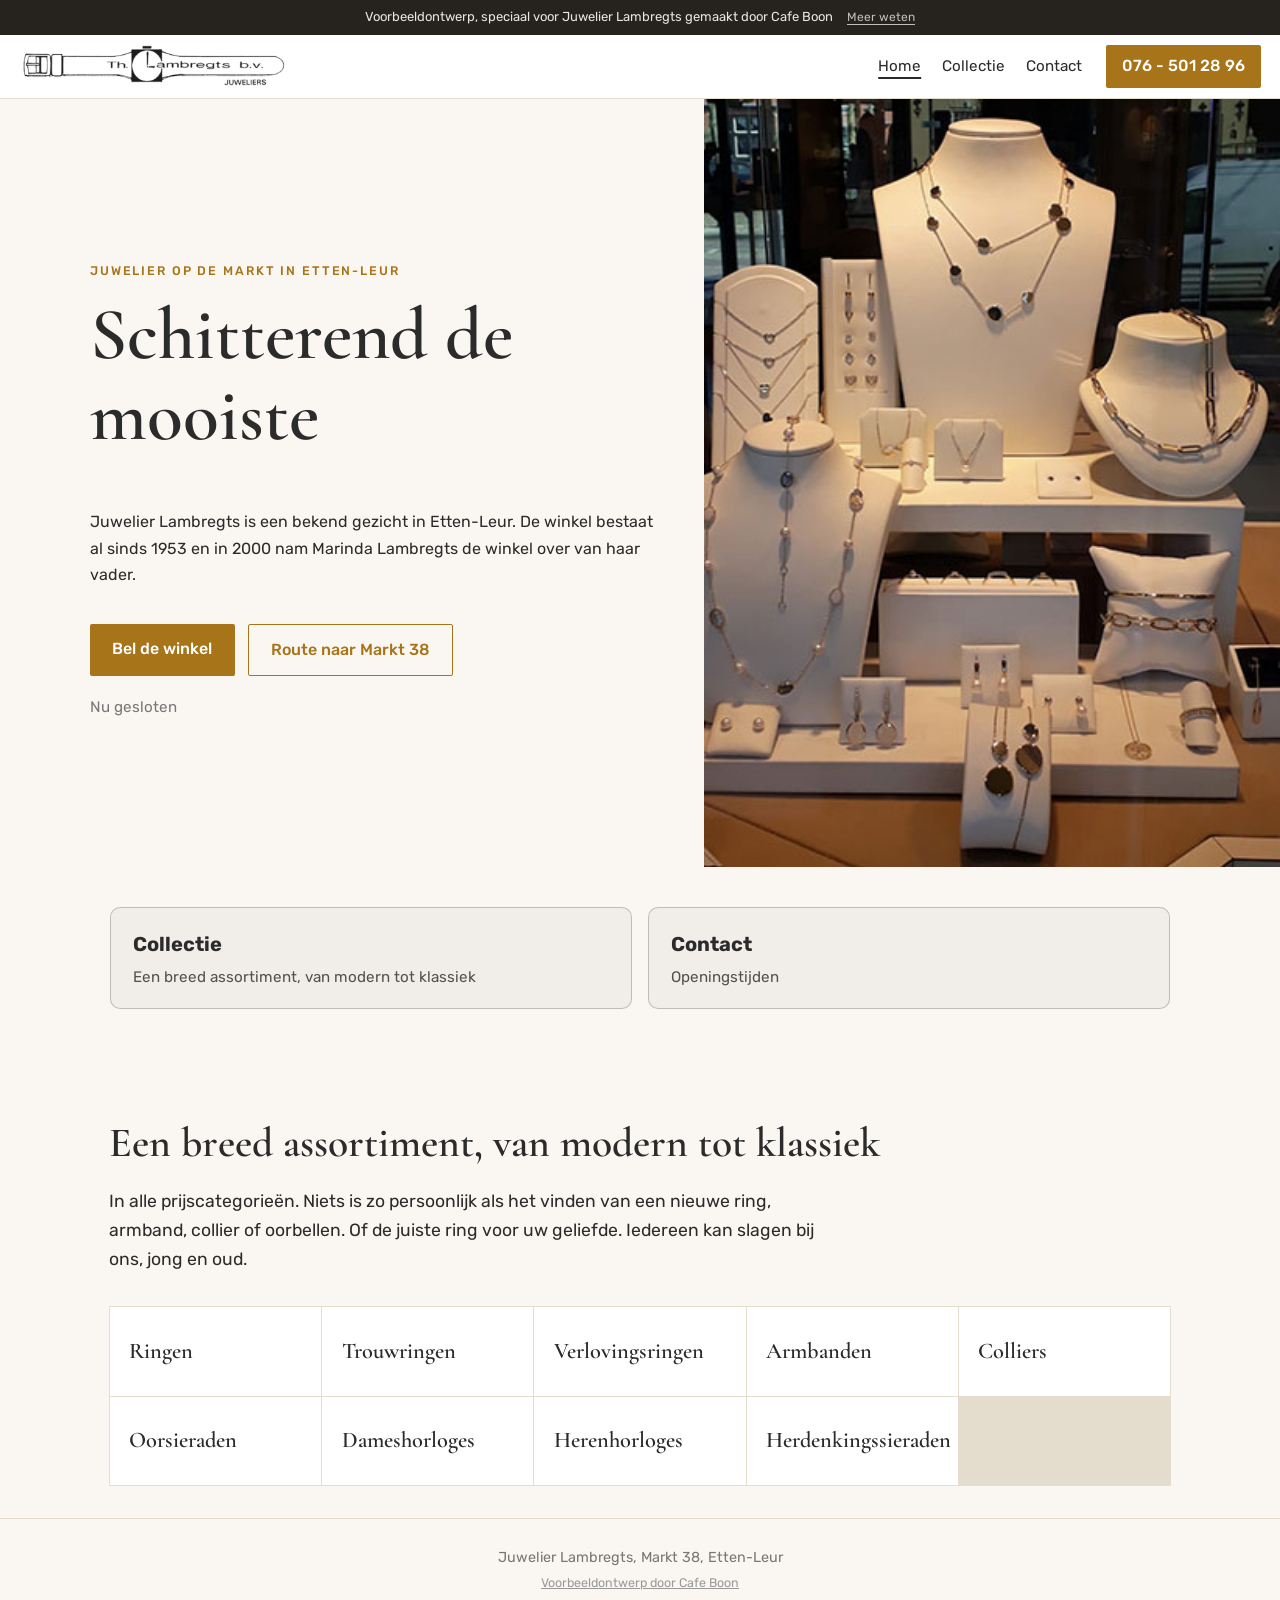
<file: index.html>
<!doctype html>
<html lang="nl">
<head>
<meta charset="utf-8">
<meta name="viewport" content="width=device-width, initial-scale=1">
<meta name="robots" content="noindex">
<title>Juwelier Lambregts - Markt 38 Etten-Leur</title>
<meta name="description" content="Juwelier Lambregts op de Markt in Etten-Leur. Sieraden, horloges, trouwringen en horlogereparatie, sinds 1953.">
<meta property="og:title" content="Juwelier Lambregts - Etten-Leur">
<meta property="og:description" content="Sieraden, horloges, trouwringen en horlogereparatie, sinds 1953 aan de Markt.">
<meta property="og:image" content="images/etalage2-juwelier.jpg">
<meta property="og:type" content="website">
<link rel="icon" href="images/logo.jpg">
<link rel="preconnect" href="https://fonts.googleapis.com">
<link rel="preconnect" href="https://fonts.gstatic.com" crossorigin>
<link href="https://fonts.googleapis.com/css2?family=Cormorant+Garamond:wght@500;600&family=Rubik:wght@400;500&display=swap" rel="stylesheet">
<link rel="stylesheet" href="style.css">
</head>
<body>
<div class="vb-banner" role="note"><span>Voorbeeldontwerp, speciaal voor Juwelier Lambregts gemaakt door Cafe Boon</span><a href="https://cafeboon.com">Meer weten</a></div>
<header class="top">
<a class="brand" href="index.html"><img alt="Th. Lambregts b.v. Juweliers" src="images/logo.jpg"/></a>
<nav><a aria-current="page" href="index.html">Home</a><a href="aanbod.html">Collectie</a><a href="contact.html">Contact</a></nav>
<a class="call" href="tel:+31765012896">076 - 501 28 96</a>
</header>
<div aria-label="Pagina's" class="sn-bar" role="navigation"><a aria-current="page" class="sn-link" href="index.html">Home</a><a class="sn-link" href="aanbod.html">Collectie</a><a class="sn-link" href="contact.html">Contact</a></div>
<section class="hero">
<div class="hero-text">
<p class="eyebrow">Juwelier op de Markt in Etten-Leur</p>
<h1>Schitterend de mooiste</h1>
<p>Juwelier Lambregts is een bekend gezicht in Etten-Leur. De winkel bestaat al sinds 1953 en in 2000 nam Marinda Lambregts de winkel over van haar vader.</p>
<div class="actions">
<a class="btn" href="tel:+31765012896">Bel de winkel</a>
<a class="btn ghost" href="https://www.google.com/maps/dir/?api=1&amp;destination=Markt+38+4875+CE+Etten-Leur">Route naar Markt 38</a>
</div>
<p class="open-now" id="open-now"></p>
</div>
<div class="hero-img"><img alt="Etalage met sieraden bij Juwelier Lambregts" src="images/etalage2-juwelier.jpg"/></div>
</section>
<div class="sn-cards"><a class="sn-card" href="aanbod.html"><strong>Collectie</strong><span>Een breed assortiment, van modern tot klassiek</span></a><a class="sn-card" href="contact.html"><strong>Contact</strong><span>Openingstijden</span></a></div>
<section class="block">
<h2>Een breed assortiment, van modern tot klassiek</h2>
<p class="lead">In alle prijscategorieën. Niets is zo persoonlijk als het vinden van een nieuwe ring, armband, collier of oorbellen. Of de juiste ring voor uw geliefde. Iedereen kan slagen bij ons, jong en oud.</p>
<ul class="tiles">
<li><span>Ringen</span></li>
<li><span>Trouwringen</span></li>
<li><span>Verlovingsringen</span></li>
<li><span>Armbanden</span></li>
<li><span>Colliers</span></li>
<li><span>Oorsieraden</span></li>
<li><span>Dameshorloges</span></li>
<li><span>Herenhorloges</span></li>
<li><span>Herdenkingssieraden</span></li>
</ul>
</section>
<footer>
<p>Juwelier Lambregts, Markt 38, Etten-Leur</p>
<p class="credit"><a href="https://cafeboon.com">Voorbeeldontwerp door Cafe Boon</a></p>
</footer>
<script>try{(function(){
  var h={1:[13,18],2:[9,18],3:[9,18],4:[9,18],5:[9,20],6:[9,17]};
  var n=new Date(),d=n.getDay(),m=n.getHours()+n.getMinutes()/60,el=document.getElementById('open-now');
  var row=document.querySelector('tr[data-d="'+d+'"]'); if(row)row.className='today';
  if(h[d]&&m>=h[d][0]&&m<h[d][1]){el.textContent='Nu geopend, tot '+h[d][1]+':00 uur';el.className='open-now yes';}
  else{el.textContent='Nu gesloten';}
})();}catch(e){}</script>
</body></html>
</file>
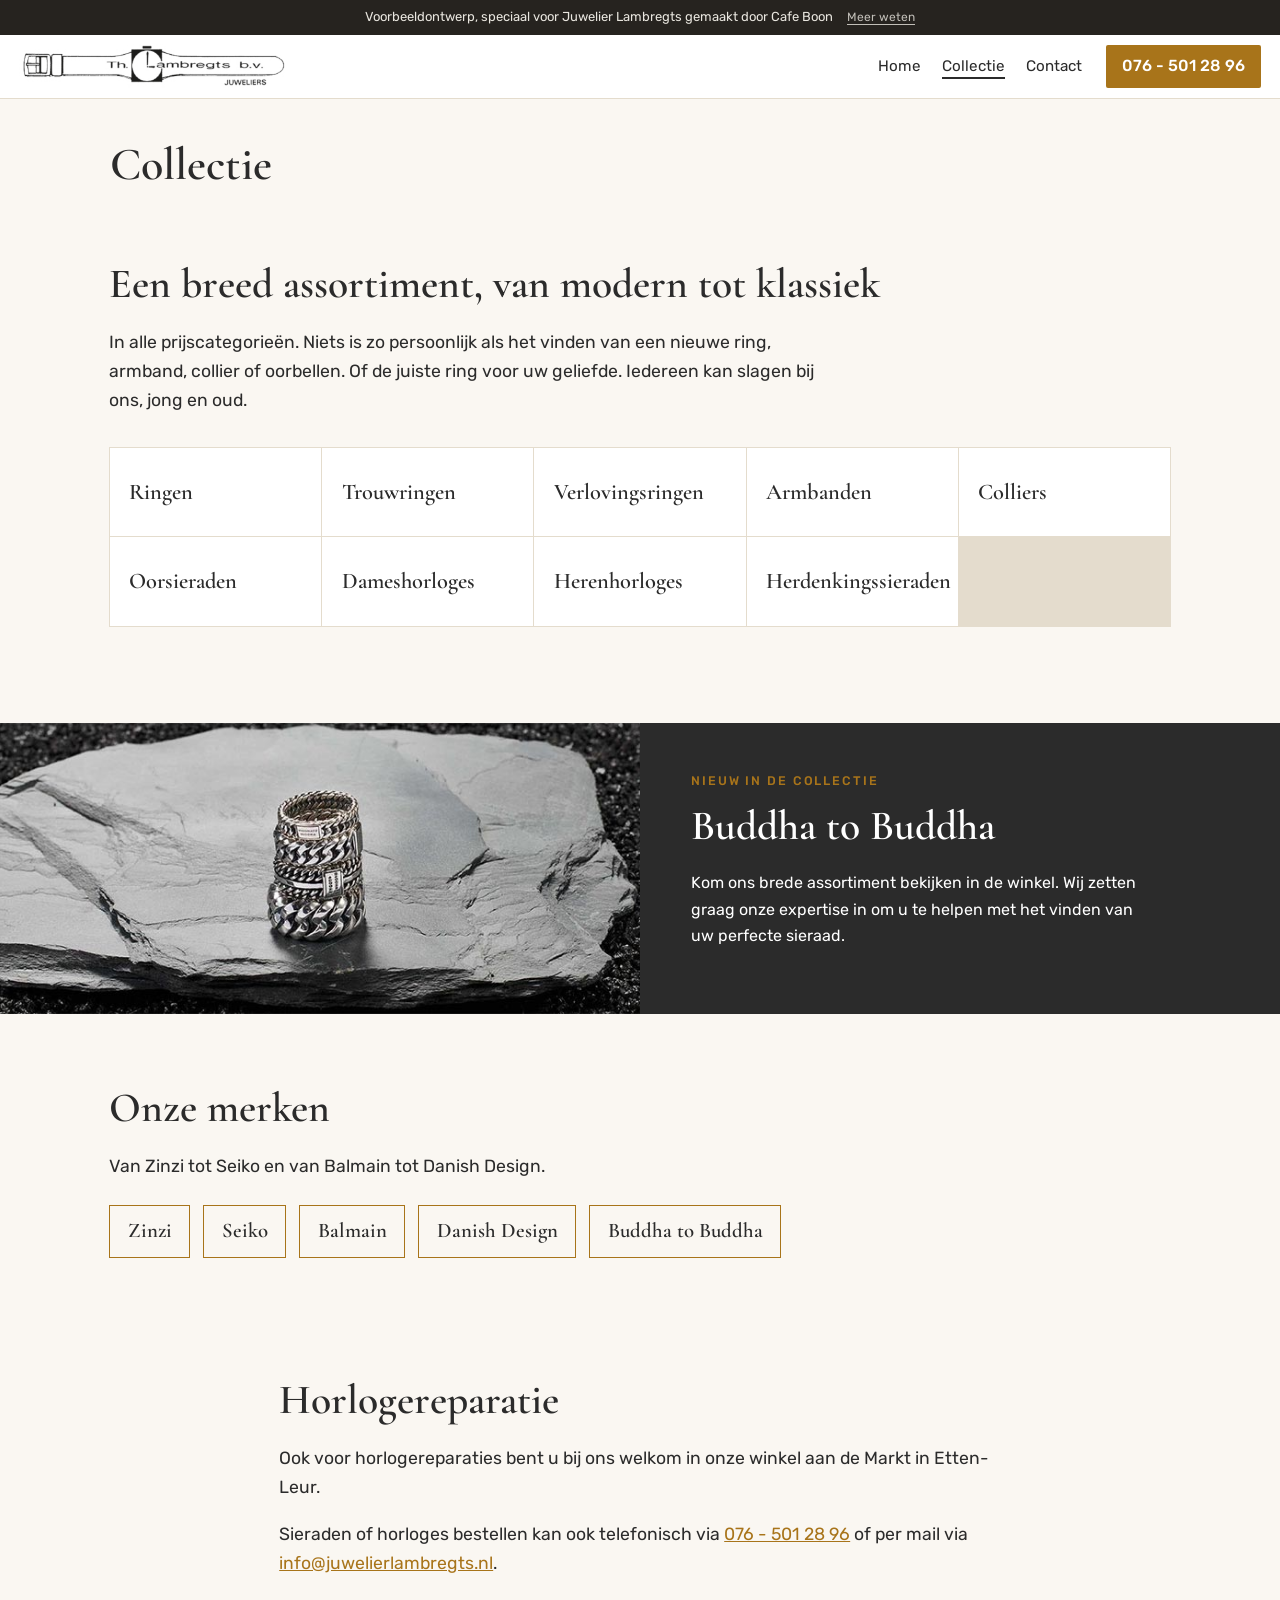
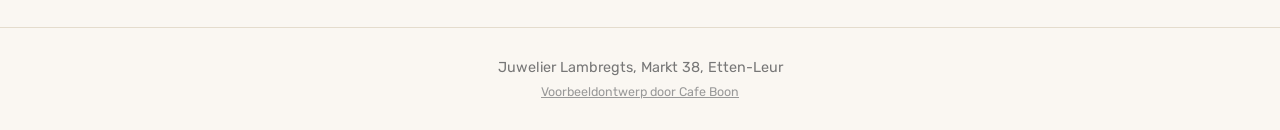
<file: aanbod.html>
<!doctype html>
<html lang="nl">
<head>
<meta charset="utf-8">
<meta name="viewport" content="width=device-width, initial-scale=1">
<meta name="robots" content="noindex">
<title>Collectie | Juwelier Lambregts</title>
<meta name="description" content="Juwelier Lambregts op de Markt in Etten-Leur. Sieraden, horloges, trouwringen en horlogereparatie, sinds 1953.">
<meta property="og:title" content="Juwelier Lambregts - Etten-Leur">
<meta property="og:description" content="Sieraden, horloges, trouwringen en horlogereparatie, sinds 1953 aan de Markt.">
<meta property="og:image" content="images/etalage2-juwelier.jpg">
<meta property="og:type" content="website">
<link rel="icon" href="images/logo.jpg">
<link rel="preconnect" href="https://fonts.googleapis.com">
<link rel="preconnect" href="https://fonts.gstatic.com" crossorigin>
<link href="https://fonts.googleapis.com/css2?family=Cormorant+Garamond:wght@500;600&family=Rubik:wght@400;500&display=swap" rel="stylesheet">
<link rel="stylesheet" href="style.css">
</head>
<body>
<div class="vb-banner" role="note"><span>Voorbeeldontwerp, speciaal voor Juwelier Lambregts gemaakt door Cafe Boon</span><a href="https://cafeboon.com">Meer weten</a></div>
<header class="top">
<a class="brand" href="index.html"><img alt="Th. Lambregts b.v. Juweliers" src="images/logo.jpg"/></a>
<nav><a href="index.html">Home</a><a aria-current="page" href="aanbod.html">Collectie</a><a href="contact.html">Contact</a></nav>
<a class="call" href="tel:+31765012896">076 - 501 28 96</a>
</header>
<div aria-label="Pagina's" class="sn-bar" role="navigation"><a class="sn-link" href="index.html">Home</a><a aria-current="page" class="sn-link" href="aanbod.html">Collectie</a><a class="sn-link" href="contact.html">Contact</a></div>
<div class="sn-head"><h1>Collectie</h1></div>
<section class="block" id="assortiment">
<h2>Een breed assortiment, van modern tot klassiek</h2>
<p class="lead">In alle prijscategorieën. Niets is zo persoonlijk als het vinden van een nieuwe ring, armband, collier of oorbellen. Of de juiste ring voor uw geliefde. Iedereen kan slagen bij ons, jong en oud.</p>
<ul class="tiles">
<li><span>Ringen</span></li>
<li><span>Trouwringen</span></li>
<li><span>Verlovingsringen</span></li>
<li><span>Armbanden</span></li>
<li><span>Colliers</span></li>
<li><span>Oorsieraden</span></li>
<li><span>Dameshorloges</span></li>
<li><span>Herenhorloges</span></li>
<li><span>Herdenkingssieraden</span></li>
</ul>
</section>
<section class="feature">
<img alt="Gestapelde ringen van Buddha to Buddha" src="images/buddha-to-buddha.jpg"/>
<div>
<p class="eyebrow">Nieuw in de collectie</p>
<h2>Buddha to Buddha</h2>
<p>Kom ons brede assortiment bekijken in de winkel. Wij zetten graag onze expertise in om u te helpen met het vinden van uw perfecte sieraad.</p>
</div>
</section>
<section class="block" id="merken">
<h2>Onze merken</h2>
<p class="lead">Van Zinzi tot Seiko en van Balmain tot Danish Design.</p>
<p class="brands"><span>Zinzi</span><span>Seiko</span><span>Balmain</span><span>Danish Design</span><span>Buddha to Buddha</span></p>
</section>
<section class="block narrow" id="reparatie">
<h2>Horlogereparatie</h2>
<p class="lead">Ook voor horlogereparaties bent u bij ons welkom in onze winkel aan de Markt in Etten-Leur.</p>
<p class="lead">Sieraden of horloges bestellen kan ook telefonisch via <a href="tel:+31765012896">076 - 501 28 96</a> of per mail via <a href="mailto:info@juwelierlambregts.nl">info@juwelierlambregts.nl</a>.</p>
</section>
<footer>
<p>Juwelier Lambregts, Markt 38, Etten-Leur</p>
<p class="credit"><a href="https://cafeboon.com">Voorbeeldontwerp door Cafe Boon</a></p>
</footer>
<script>try{(function(){
  var h={1:[13,18],2:[9,18],3:[9,18],4:[9,18],5:[9,20],6:[9,17]};
  var n=new Date(),d=n.getDay(),m=n.getHours()+n.getMinutes()/60,el=document.getElementById('open-now');
  var row=document.querySelector('tr[data-d="'+d+'"]'); if(row)row.className='today';
  if(h[d]&&m>=h[d][0]&&m<h[d][1]){el.textContent='Nu geopend, tot '+h[d][1]+':00 uur';el.className='open-now yes';}
  else{el.textContent='Nu gesloten';}
})();}catch(e){}</script>
</body></html>
</file>
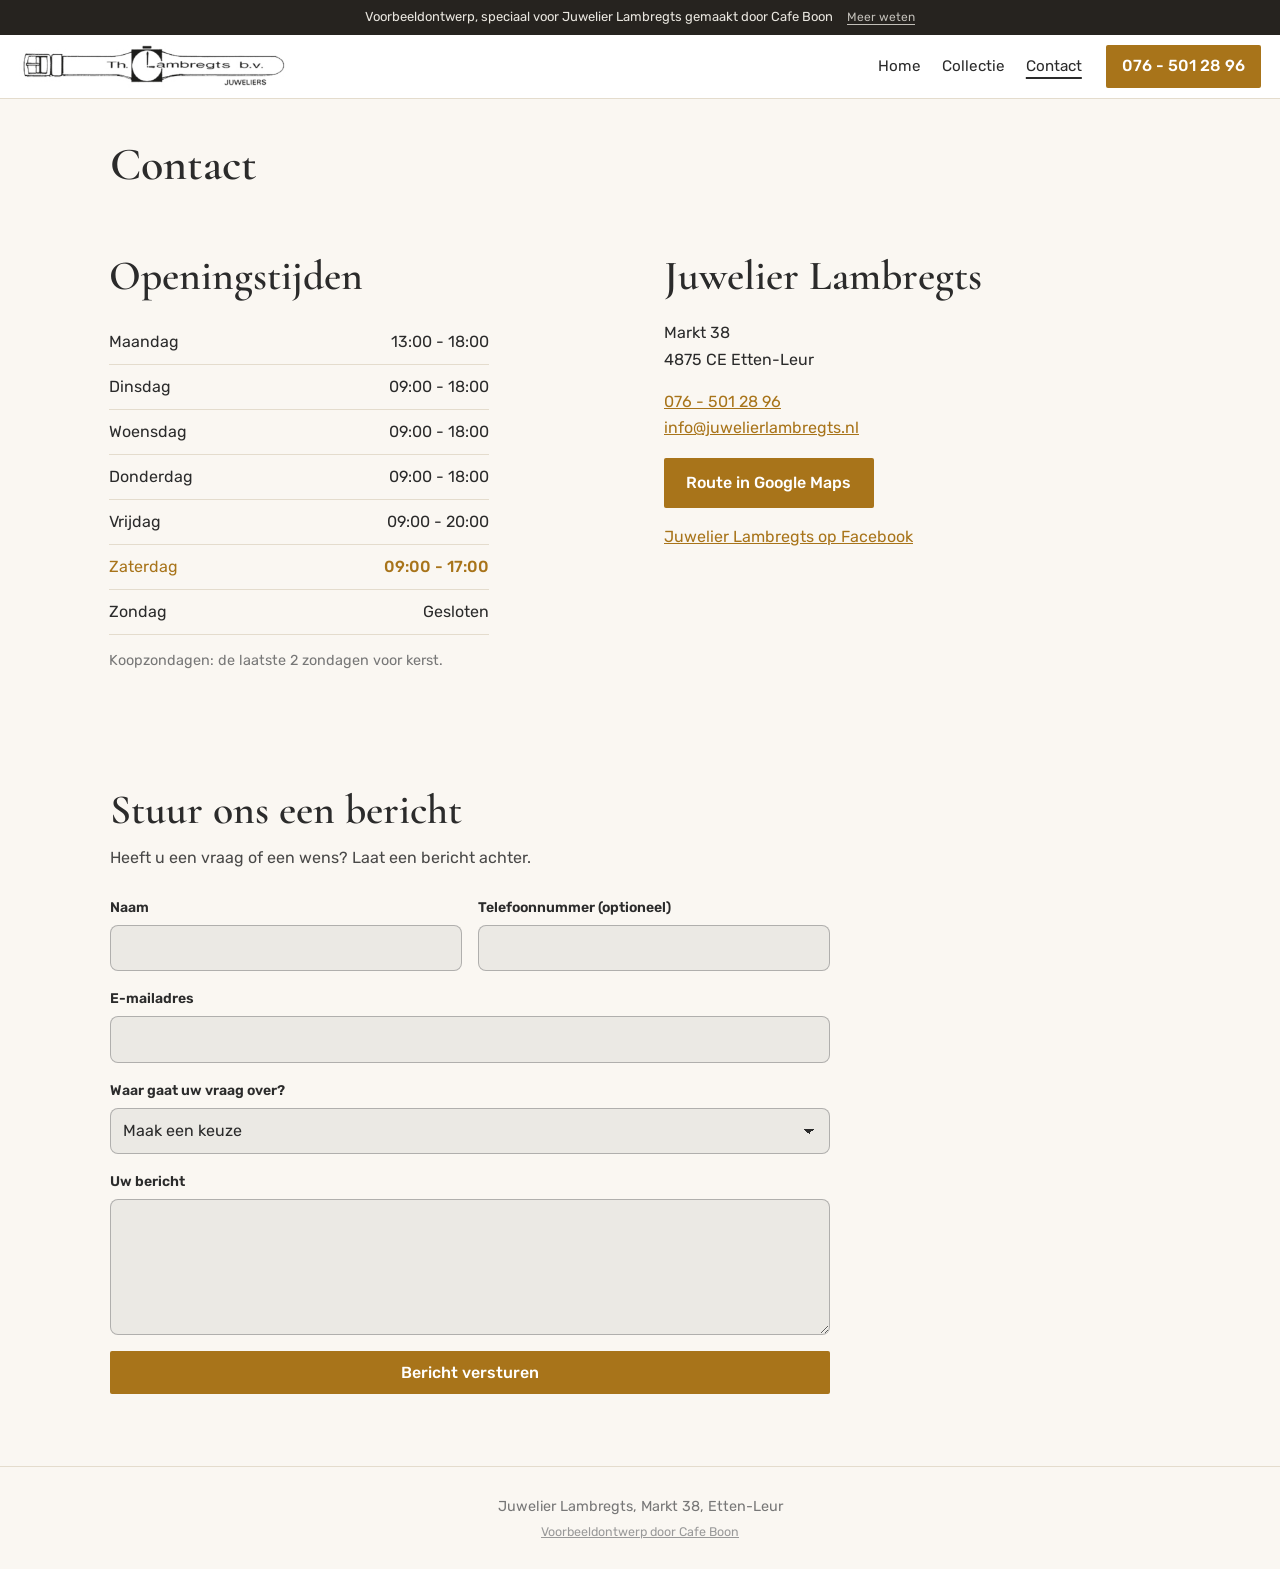
<file: contact.html>
<!doctype html>
<html lang="nl">
<head>
<meta charset="utf-8">
<meta name="viewport" content="width=device-width, initial-scale=1">
<meta name="robots" content="noindex">
<title>Contact | Juwelier Lambregts</title>
<meta name="description" content="Juwelier Lambregts op de Markt in Etten-Leur. Sieraden, horloges, trouwringen en horlogereparatie, sinds 1953.">
<meta property="og:title" content="Juwelier Lambregts - Etten-Leur">
<meta property="og:description" content="Sieraden, horloges, trouwringen en horlogereparatie, sinds 1953 aan de Markt.">
<meta property="og:image" content="images/etalage2-juwelier.jpg">
<meta property="og:type" content="website">
<link rel="icon" href="images/logo.jpg">
<link rel="preconnect" href="https://fonts.googleapis.com">
<link rel="preconnect" href="https://fonts.gstatic.com" crossorigin>
<link href="https://fonts.googleapis.com/css2?family=Cormorant+Garamond:wght@500;600&family=Rubik:wght@400;500&display=swap" rel="stylesheet">
<link rel="stylesheet" href="style.css">
</head>
<body>
<div class="vb-banner" role="note"><span>Voorbeeldontwerp, speciaal voor Juwelier Lambregts gemaakt door Cafe Boon</span><a href="https://cafeboon.com">Meer weten</a></div>
<header class="top">
<a class="brand" href="index.html"><img alt="Th. Lambregts b.v. Juweliers" src="images/logo.jpg"/></a>
<nav><a href="index.html">Home</a><a href="aanbod.html">Collectie</a><a aria-current="page" href="contact.html">Contact</a></nav>
<a class="call" href="tel:+31765012896">076 - 501 28 96</a>
</header>
<div aria-label="Pagina's" class="sn-bar" role="navigation"><a class="sn-link" href="index.html">Home</a><a class="sn-link" href="aanbod.html">Collectie</a><a aria-current="page" class="sn-link" href="contact.html">Contact</a></div>
<div class="sn-head"><h1>Contact</h1></div>
<section class="visit" id="winkel">
<div>
<h2>Openingstijden</h2>
<table id="hours">
<tr data-d="1"><th>Maandag</th><td>13:00 - 18:00</td></tr>
<tr data-d="2"><th>Dinsdag</th><td>09:00 - 18:00</td></tr>
<tr data-d="3"><th>Woensdag</th><td>09:00 - 18:00</td></tr>
<tr data-d="4"><th>Donderdag</th><td>09:00 - 18:00</td></tr>
<tr data-d="5"><th>Vrijdag</th><td>09:00 - 20:00</td></tr>
<tr data-d="6"><th>Zaterdag</th><td>09:00 - 17:00</td></tr>
<tr data-d="0"><th>Zondag</th><td>Gesloten</td></tr>
</table>
<p class="small">Koopzondagen: de laatste 2 zondagen voor kerst.</p>
</div>
<div>
<h2>Juwelier Lambregts</h2>
<p>Markt 38<br/>4875 CE Etten-Leur</p>
<p><a href="tel:+31765012896">076 - 501 28 96</a><br/><a href="mailto:info@juwelierlambregts.nl">info@juwelierlambregts.nl</a></p>
<p><a class="btn" href="https://www.google.com/maps/dir/?api=1&amp;destination=Markt+38+4875+CE+Etten-Leur">Route in Google Maps</a></p>
<p><a href="https://www.facebook.com/p/Juwelier-lambregts-100057915024747/">Juwelier Lambregts op Facebook</a></p>
</div>
</section>
<section class="sn-formsec" id="formulier"><div class="sn-formwrap"><h2>Stuur ons een bericht</h2><p class="sn-lead">Heeft u een vraag of een wens? Laat een bericht achter.</p><form class="sn-form" id="sn-form"><div class="sn-field"><label for="naam">Naam</label><input id="naam" name="naam" type="text" required autocomplete="name"></div><div class="sn-field"><label for="tel">Telefoonnummer (optioneel)</label><input id="tel" name="tel" type="tel" autocomplete="tel"></div><div class="sn-field full"><label for="email">E-mailadres</label><input id="email" name="email" type="email" required autocomplete="email"></div><div class="sn-field full"><label for="keuze">Waar gaat uw vraag over?</label><select id="keuze" name="keuze" required><option value="">Maak een keuze</option><option>Ringen</option><option>Trouwringen</option><option>Verlovingsringen</option><option>Armbanden</option><option>Colliers</option><option>Oorsieraden</option><option>Horloges</option><option>Horlogereparatie</option><option>Herdenkingssieraden</option></select></div><div class="sn-field full"><label for="opm">Uw bericht</label><textarea id="opm" name="opm" rows="5" required></textarea></div><div class="sn-field full"><button class="btn" type="submit">Bericht versturen</button></div></form></div></section>
<script>(function(){var f=document.getElementById('sn-form');if(!f)return;f.addEventListener('submit',function(e){e.preventDefault();if(!f.checkValidity()){f.reportValidity();return;}var d=document.createElement('div');d.className='sn-done';d.setAttribute('role','status');d.tabIndex=-1;d.innerHTML='<h2>Bedankt voor uw bericht</h2><p>Dit is een voorbeeldwebsite van Cafe Boon. Uw bericht is daarom niet verstuurd. Neem voor een echt antwoord contact op via <a href="tel:+31765012896">076 - 501 28 96</a>.</p>';f.parentNode.replaceChild(d,f);d.focus();});})();</script>
<footer>
<p>Juwelier Lambregts, Markt 38, Etten-Leur</p>
<p class="credit"><a href="https://cafeboon.com">Voorbeeldontwerp door Cafe Boon</a></p>
</footer>
<script>try{(function(){
  var h={1:[13,18],2:[9,18],3:[9,18],4:[9,18],5:[9,20],6:[9,17]};
  var n=new Date(),d=n.getDay(),m=n.getHours()+n.getMinutes()/60,el=document.getElementById('open-now');
  var row=document.querySelector('tr[data-d="'+d+'"]'); if(row)row.className='today';
  if(h[d]&&m>=h[d][0]&&m<h[d][1]){el.textContent='Nu geopend, tot '+h[d][1]+':00 uur';el.className='open-now yes';}
  else{el.textContent='Nu gesloten';}
})();}catch(e){}</script>
</body></html>
</file>
<file: style.css>
:root{--gold:#a8741a;--ink:#2b2b2b;--paper:#faf7f2;--line:#e4dccd}
*{box-sizing:border-box}
body{margin:0;font-family:Rubik,sans-serif;color:var(--ink);background:var(--paper);line-height:1.65}
h1,h2{font-family:"Cormorant Garamond",serif;font-weight:600;line-height:1.1;margin:0 0 .5em}
h1{font-size:clamp(2.6rem,7vw,4.6rem)}h2{font-size:clamp(1.9rem,4vw,2.6rem)}
a{color:var(--gold)}
.top{display:flex;align-items:center;gap:1.5rem;padding:.6rem 1.2rem;background:#fff;border-bottom:1px solid var(--line);position:sticky;top:0;z-index:5}
.brand img{height:44px;display:block}
.top nav{margin-left:auto;display:flex;gap:1.3rem}
.top nav a{color:var(--ink);text-decoration:none;font-size:.95rem}
.call{background:var(--gold);color:#fff;text-decoration:none;padding:.5rem 1rem;border-radius:2px;white-space:nowrap;font-weight:500}
.hero{display:grid;grid-template-columns:1.1fr .9fr;min-height:70vh}
.hero-text{padding:4rem 3rem 3rem max(1.2rem,calc((100vw - 1100px)/2));display:flex;flex-direction:column;justify-content:center}
.hero-img img{width:100%;height:100%;object-fit:cover;display:block;min-height:320px}
.eyebrow{text-transform:uppercase;letter-spacing:.15em;font-size:.78rem;color:var(--gold);font-weight:500;margin:0 0 .8rem}
.actions{display:flex;gap:.8rem;flex-wrap:wrap;margin:1.2rem 0}
.btn{display:inline-block;background:var(--gold);color:#fff;padding:.75rem 1.4rem;text-decoration:none;border-radius:2px;font-weight:500}
.btn.ghost{background:transparent;color:var(--gold);border:1px solid var(--gold)}
.open-now{font-size:.95rem;color:#777;margin:0}.open-now.yes{color:#2e7d32}
.block{max-width:1100px;margin:0 auto;padding:4.5rem 1.2rem 2rem}
.narrow{max-width:760px}
.lead{font-size:1.1rem;max-width:720px}
.tiles{list-style:none;padding:0;margin:2rem 0 0;display:grid;grid-template-columns:repeat(auto-fill,minmax(200px,1fr));gap:1px;background:var(--line);border:1px solid var(--line)}
.tiles li{background:#fff;padding:1.6rem 1.2rem;font-family:"Cormorant Garamond",serif;font-size:1.4rem;font-weight:600}
.feature{display:grid;grid-template-columns:1fr 1fr;background:#2b2b2b;color:#fff;margin-top:4rem}
.feature img{width:100%;height:100%;object-fit:cover;display:block}
.feature div{padding:3rem max(1.2rem,4vw);align-self:center;max-width:560px}
.brands{display:flex;flex-wrap:wrap;gap:.8rem;margin-top:1.5rem}
.brands span{border:1px solid var(--gold);padding:.5rem 1.1rem;font-family:"Cormorant Garamond",serif;font-size:1.3rem;font-weight:600}
.visit{max-width:1100px;margin:0 auto;padding:4rem 1.2rem;display:grid;grid-template-columns:1fr 1fr;gap:3rem}
table{border-collapse:collapse;width:100%;max-width:380px}
th{text-align:left;font-weight:400}td{text-align:right}
th,td{padding:.55rem 0;border-bottom:1px solid var(--line)}
tr.today{font-weight:500;color:var(--gold)}
.small{font-size:.9rem;color:#777}
footer{border-top:1px solid var(--line);text-align:center;padding:1.5rem 1rem;font-size:.9rem;color:#777}
footer p{margin:.2rem}.credit{font-size:.78rem}.credit a{color:#999}
@media(max-width:760px){
.top nav{display:none}.top{justify-content:space-between}.call{margin-left:auto}
.hero,.feature,.visit{grid-template-columns:1fr}.hero-text{padding:2.5rem 1.2rem}
.hero-img{order:-1;max-height:340px}.visit{gap:2rem}}
/* sitenav:start */
.sn-bar{display:none;gap:6px;overflow-x:auto;white-space:nowrap;-webkit-overflow-scrolling:touch;padding:8px 12px;background:inherit;color:inherit;font:inherit;line-height:1.2;border-bottom:1px solid rgba(128,128,128,.35);box-sizing:border-box;max-width:100%}
.sn-bar a.sn-link{flex:0 0 auto;padding:9px 15px;border-radius:999px;color:inherit;text-decoration:none;font-size:15px;font-weight:600;letter-spacing:0;text-transform:none;margin:0}
.sn-bar a.sn-link[aria-current="page"]{background:rgba(128,128,128,.2);box-shadow:inset 0 -2px 0 currentColor}
@media(max-width:760px){.sn-bar{display:flex}}
nav a[aria-current="page"]:not(.cta):not(.btn):not(.call){text-decoration:underline;text-underline-offset:6px;text-decoration-thickness:2px}
.sn-head{max-width:1100px;margin:0 auto;padding:40px 20px 0;box-sizing:border-box}
.sn-head h1{margin:0;color:inherit;font-size:clamp(30px,5vw,46px);line-height:1.1}
.sn-cards{max-width:1100px;margin:0 auto;padding:40px 20px;display:grid;grid-template-columns:repeat(auto-fit,minmax(230px,1fr));gap:16px;box-sizing:border-box}
.sn-card{display:block;padding:20px 22px;border:1px solid rgba(128,128,128,.45);border-radius:10px;background:rgba(128,128,128,.07);color:inherit;text-decoration:none;min-width:0}
.sn-card strong{display:block;font-size:1.25em;margin:0 0 6px;color:inherit}
.sn-card span{display:block;opacity:.8;font-size:.95em;line-height:1.4}
.sn-card:hover,.sn-card:focus-visible{border-color:currentColor}
@media(max-width:760px){.top{gap:.6rem;padding:.6rem .8rem}.call{padding:.5rem .7rem;font-size:.9rem;flex:0 0 auto}.brand{min-width:0;flex:0 1 auto}.brand img{max-width:100%;height:auto;max-height:44px}}
/* sitenav:end */
/* voorbeeld-formulier:start */
@layer sn{.sn-form button.btn{border:0;font:inherit;cursor:pointer;line-height:1.2}}
.sn-formsec{padding:36px 0 72px}
.sn-formwrap{max-width:1100px;margin:0 auto;padding:0 20px;box-sizing:border-box}
.sn-formwrap>h2{margin:0 0 12px}
.sn-formwrap>.sn-lead,.sn-formwrap>.sn-form,.sn-formwrap>.sn-done{max-width:720px}
.sn-formwrap .sn-lead{margin:0 0 24px;opacity:.85}
.sn-form{display:grid;grid-template-columns:1fr 1fr;gap:16px}
.sn-field{display:flex;flex-direction:column;gap:6px;min-width:0;text-align:left}
.sn-field.full{grid-column:1/-1}
.sn-field label{font-size:14px;font-weight:600}
.sn-field input,.sn-field select,.sn-field textarea{font:inherit;font-size:16px;line-height:1.4;color:inherit;background:rgba(128,128,128,.12);border:1px solid rgba(128,128,128,.55);border-radius:8px;padding:11px 12px;width:100%;box-sizing:border-box;min-width:0;max-width:100%;-webkit-appearance:none;appearance:none}
.sn-field select{background-image:linear-gradient(45deg,transparent 50%,currentColor 50%),linear-gradient(135deg,currentColor 50%,transparent 50%);background-position:calc(100% - 20px) 50%,calc(100% - 15px) 50%;background-size:5px 5px;background-repeat:no-repeat;padding-right:38px}
.sn-field select option{color:#111;background:#fff}
.sn-field textarea{resize:vertical}
.sn-field input:focus,.sn-field select:focus,.sn-field textarea:focus{outline:2px solid currentColor;outline-offset:1px}
.sn-done{padding:28px;border:1px solid rgba(128,128,128,.55);border-radius:12px;background:rgba(128,128,128,.1)}
.sn-done h2{margin:0 0 10px}
.sn-done p{margin:0}
.sn-done a{text-decoration:underline;text-underline-offset:3px;font-weight:600}
.sn-formlink{padding:0 0 56px}
@media(max-width:640px){.sn-form{grid-template-columns:1fr}.sn-formsec{padding:24px 0 56px}}
/* voorbeeld-formulier:end */
/* voorbeeldbanner:start */
.vb-banner{display:flex;flex-wrap:wrap;justify-content:center;align-items:baseline;gap:2px 14px;padding:8px 16px;background:#26231f;color:#e9e6df;font-size:13px;line-height:1.45;letter-spacing:0;text-transform:none;font-weight:400;text-align:center;position:relative;z-index:1000}
.vb-banner a{color:inherit;opacity:.8;text-decoration:underline;text-underline-offset:3px;font-size:12px;font-weight:400;white-space:nowrap;letter-spacing:0;text-transform:none}
.vb-banner a:hover{opacity:1}
/* voorbeeldbanner:end */
</file>
